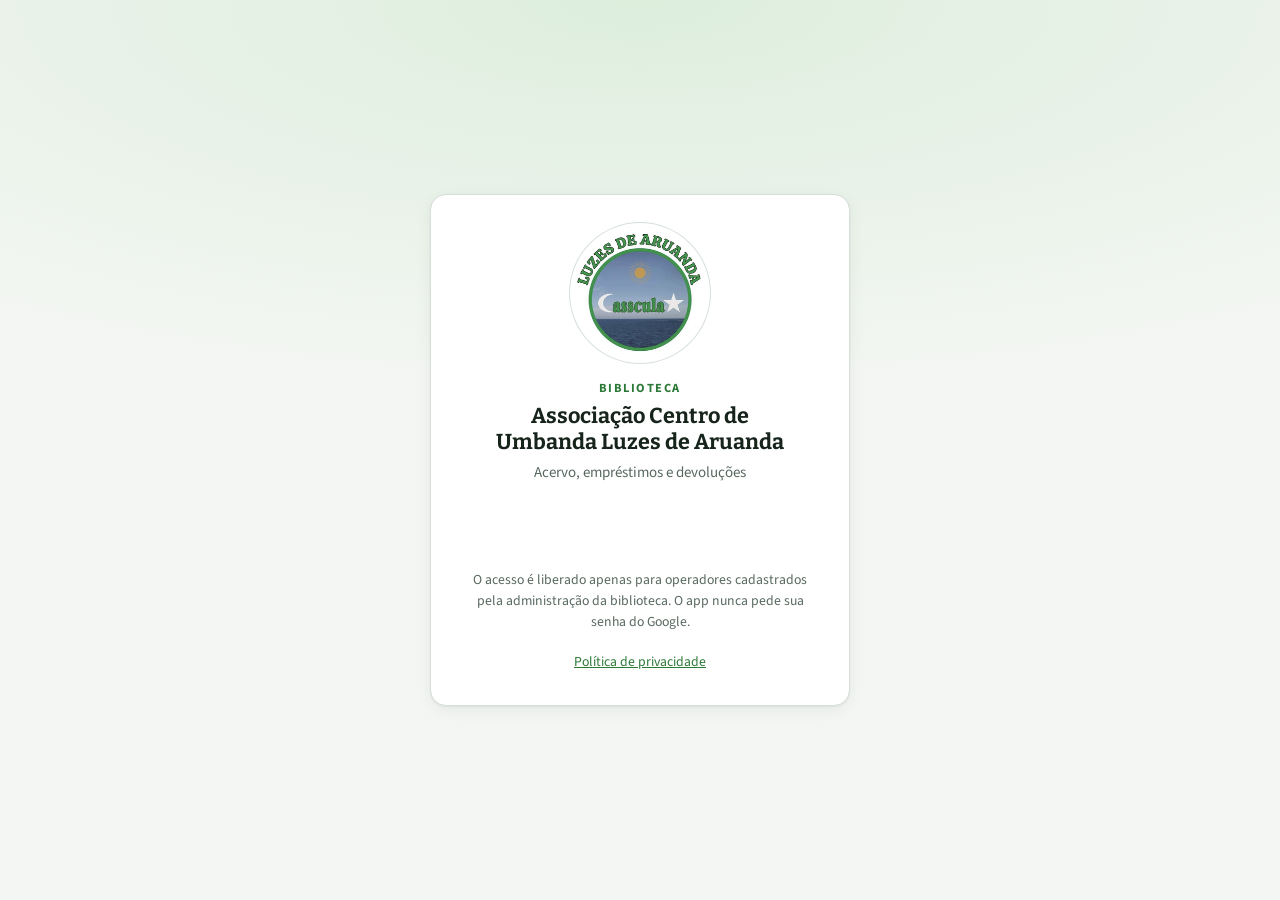
<file: index.html>
<!doctype html>
<html lang="pt-BR">
<head>
  <meta charset="utf-8">
  <meta name="viewport" content="width=device-width,initial-scale=1,viewport-fit=cover">
  <title>Biblioteca Luzes de Aruanda</title>
  <meta name="description" content="Acervo, empréstimos e devoluções da Biblioteca da Associação Centro de Umbanda Luzes de Aruanda.">
  <meta name="theme-color" content="#1C3557">
  <meta name="referrer" content="strict-origin-when-cross-origin">
  <link rel="manifest" href="manifest.webmanifest">
  <link rel="icon" href="icon-192.png" type="image/png">
  <link rel="apple-touch-icon" href="icon-192.png">
  <link rel="preconnect" href="https://fonts.googleapis.com">
  <link rel="preconnect" href="https://fonts.gstatic.com" crossorigin>
  <link rel="stylesheet" href="https://fonts.googleapis.com/css2?family=Bitter:wght@600;700&family=IBM+Plex+Mono:wght@500;600&family=Source+Sans+3:wght@400;600;700&display=swap">
  <link rel="stylesheet" href="styles.css">
  <script src="config.js"></script>
  <script src="https://accounts.google.com/gsi/client" async defer></script>
  <script src="app.js" defer></script>
</head>
<body>
  <div id="app"><div class="login"><div class="login-card"><div class="spinner" role="status" aria-label="Carregando"></div><p class="muted">Carregando…</p></div></div></div>
  <div id="modal-root"></div>
  <div class="toast-wrap" id="toasts" aria-live="polite"></div>
  <div class="busy" id="busy" hidden><div class="busy-box"><div class="spinner" aria-hidden="true"></div><span id="busy-msg">Salvando…</span></div></div>
  <div id="print-root"></div>
  <noscript><p style="padding:24px;font-family:sans-serif">Este sistema precisa de JavaScript ativado no navegador.</p></noscript>
</body>
</html>
</file>
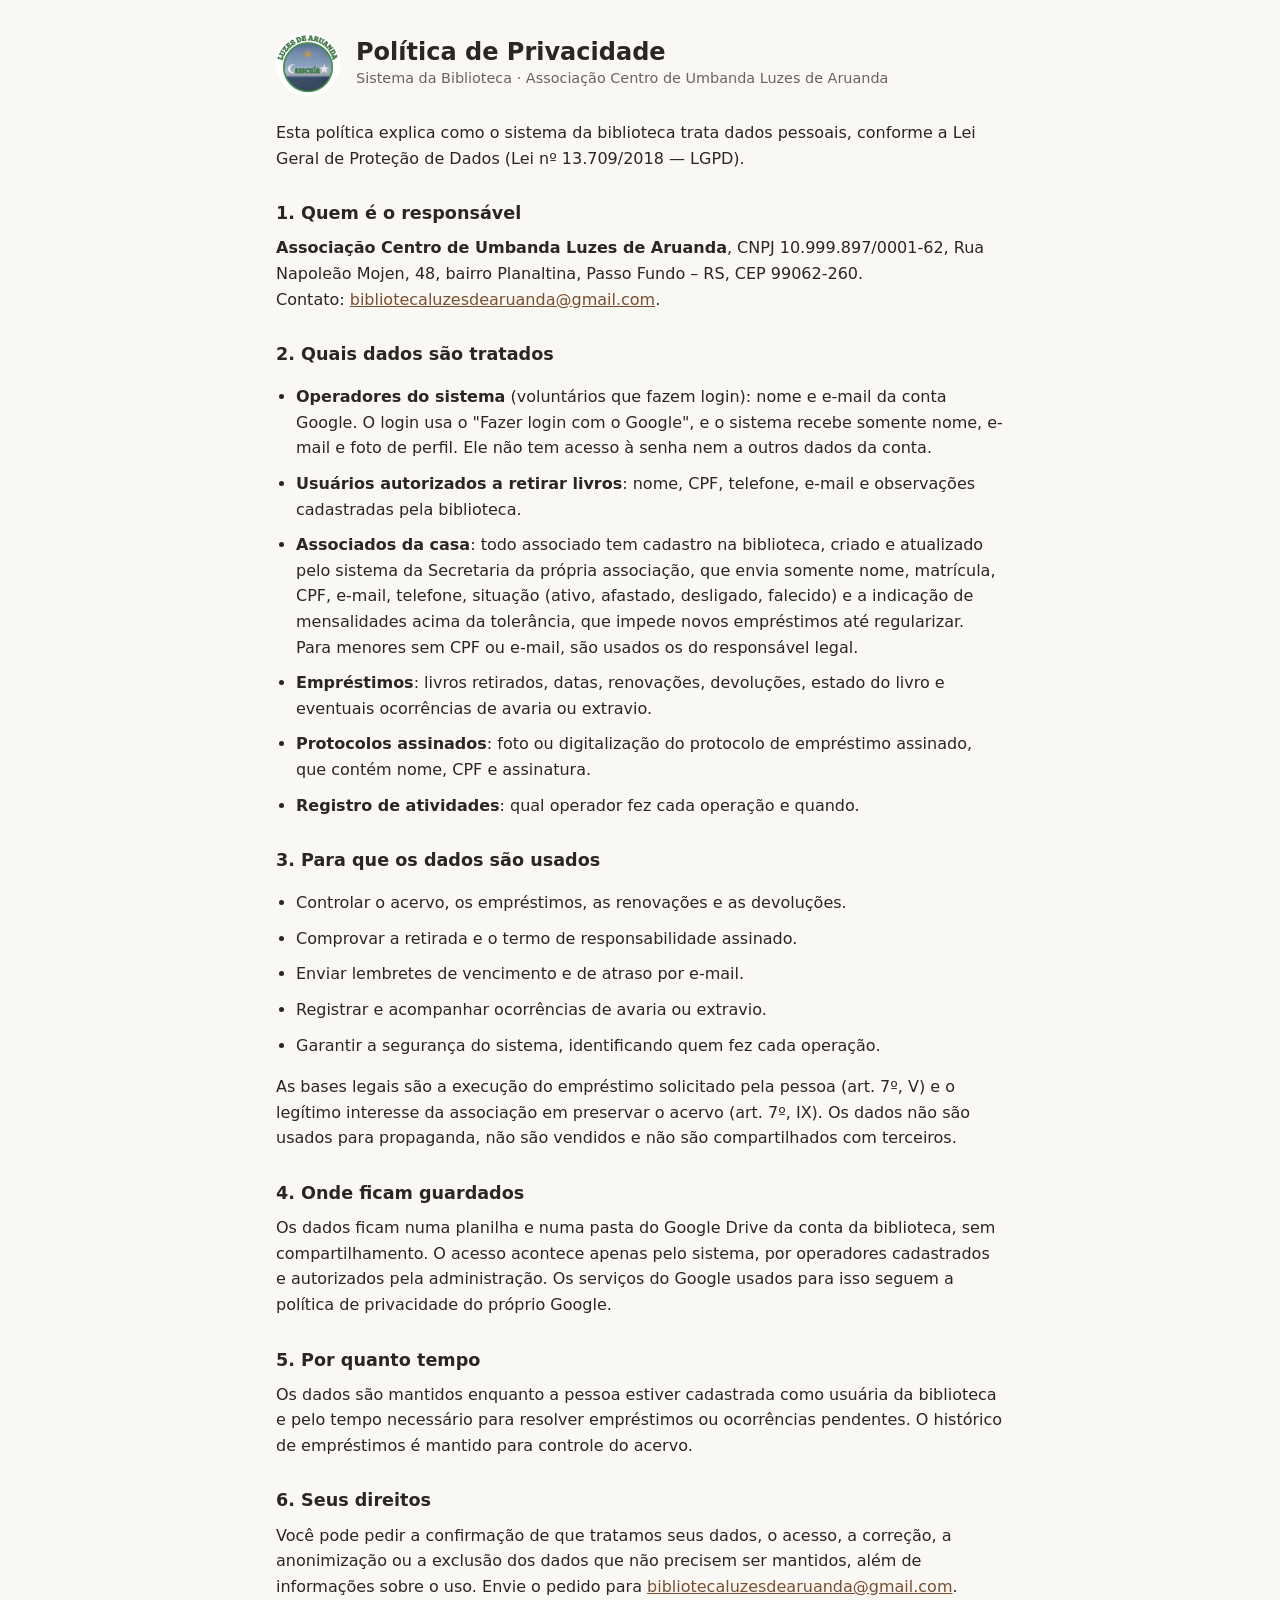
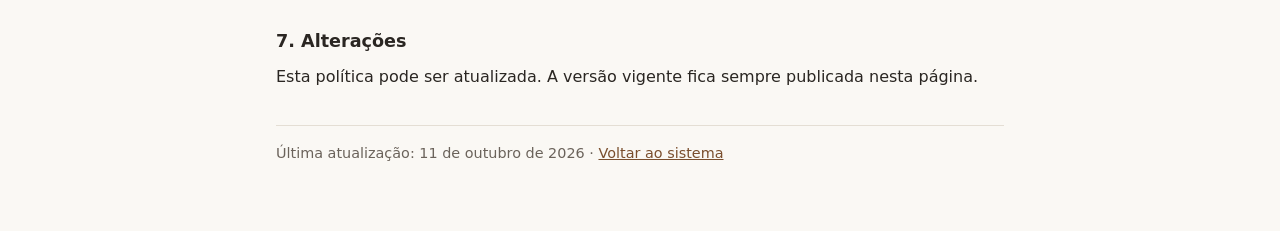
<file: privacidade.html>
<!doctype html>
<html lang="pt-BR">
<head>
<meta charset="utf-8">
<meta name="viewport" content="width=device-width, initial-scale=1">
<title>Política de Privacidade — Biblioteca Luzes de Aruanda</title>
<link rel="icon" href="icon-192.png">
<style>
  :root { --bg:#faf8f4; --fg:#2a2622; --muted:#6b635b; --line:#e4ded4; --accent:#7a4e2d; }
  @media (prefers-color-scheme: dark) { :root { --bg:#1d1b19; --fg:#ece7e0; --muted:#a9a097; --line:#3a3530; --accent:#d9a77c; } }
  * { box-sizing:border-box; }
  body { margin:0; background:var(--bg); color:var(--fg); font:16px/1.6 system-ui,-apple-system,"Segoe UI",Roboto,sans-serif; }
  main { max-width:760px; margin:0 auto; padding:32px 16px 56px; }
  header { display:flex; gap:16px; align-items:center; margin-bottom:24px; }
  header img { width:64px; height:64px; border-radius:50%; background:#fff; object-fit:contain; }
  h1 { font-size:1.5rem; line-height:1.25; margin:0; }
  h2 { font-size:1.1rem; margin:28px 0 8px; }
  p, li { margin:0 0 10px; }
  ul { padding-left:20px; }
  .muted { color:var(--muted); font-size:.9rem; }
  a { color:var(--accent); }
  footer { margin-top:36px; padding-top:16px; border-top:1px solid var(--line); }
</style>
</head>
<body>
<main>
  <header>
    <img src="logo.png" alt="Logo da Associação Centro de Umbanda Luzes de Aruanda">
    <div>
      <h1>Política de Privacidade</h1>
      <div class="muted">Sistema da Biblioteca · Associação Centro de Umbanda Luzes de Aruanda</div>
    </div>
  </header>

  <p>Esta política explica como o sistema da biblioteca trata dados pessoais, conforme a Lei Geral de Proteção de Dados (Lei nº 13.709/2018 — LGPD).</p>

  <h2>1. Quem é o responsável</h2>
  <p><b>Associação Centro de Umbanda Luzes de Aruanda</b>, CNPJ 10.999.897/0001-62, Rua Napoleão Mojen, 48, bairro Planaltina, Passo Fundo – RS, CEP 99062-260.<br>
  Contato: <a href="mailto:bibliotecaluzesdearuanda@gmail.com">bibliotecaluzesdearuanda@gmail.com</a>.</p>

  <h2>2. Quais dados são tratados</h2>
  <ul>
    <li><b>Operadores do sistema</b> (voluntários que fazem login): nome e e-mail da conta Google. O login usa o "Fazer login com o Google", e o sistema recebe somente nome, e-mail e foto de perfil. Ele não tem acesso à senha nem a outros dados da conta.</li>
    <li><b>Usuários autorizados a retirar livros</b>: nome, CPF, telefone, e-mail e observações cadastradas pela biblioteca.</li>
    <li><b>Associados da casa</b>: todo associado tem cadastro na biblioteca, criado e atualizado pelo sistema da Secretaria da própria associação, que envia somente nome, matrícula, CPF, e-mail, telefone, situação (ativo, afastado, desligado, falecido) e a indicação de mensalidades acima da tolerância, que impede novos empréstimos até regularizar. Para menores sem CPF ou e-mail, são usados os do responsável legal.</li>
    <li><b>Empréstimos</b>: livros retirados, datas, renovações, devoluções, estado do livro e eventuais ocorrências de avaria ou extravio.</li>
    <li><b>Protocolos assinados</b>: foto ou digitalização do protocolo de empréstimo assinado, que contém nome, CPF e assinatura.</li>
    <li><b>Registro de atividades</b>: qual operador fez cada operação e quando.</li>
  </ul>

  <h2>3. Para que os dados são usados</h2>
  <ul>
    <li>Controlar o acervo, os empréstimos, as renovações e as devoluções.</li>
    <li>Comprovar a retirada e o termo de responsabilidade assinado.</li>
    <li>Enviar lembretes de vencimento e de atraso por e-mail.</li>
    <li>Registrar e acompanhar ocorrências de avaria ou extravio.</li>
    <li>Garantir a segurança do sistema, identificando quem fez cada operação.</li>
  </ul>
  <p>As bases legais são a execução do empréstimo solicitado pela pessoa (art. 7º, V) e o legítimo interesse da associação em preservar o acervo (art. 7º, IX). Os dados não são usados para propaganda, não são vendidos e não são compartilhados com terceiros.</p>

  <h2>4. Onde ficam guardados</h2>
  <p>Os dados ficam numa planilha e numa pasta do Google Drive da conta da biblioteca, sem compartilhamento. O acesso acontece apenas pelo sistema, por operadores cadastrados e autorizados pela administração. Os serviços do Google usados para isso seguem a política de privacidade do próprio Google.</p>

  <h2>5. Por quanto tempo</h2>
  <p>Os dados são mantidos enquanto a pessoa estiver cadastrada como usuária da biblioteca e pelo tempo necessário para resolver empréstimos ou ocorrências pendentes. O histórico de empréstimos é mantido para controle do acervo.</p>

  <h2>6. Seus direitos</h2>
  <p>Você pode pedir a confirmação de que tratamos seus dados, o acesso, a correção, a anonimização ou a exclusão dos dados que não precisem ser mantidos, além de informações sobre o uso. Envie o pedido para <a href="mailto:bibliotecaluzesdearuanda@gmail.com">bibliotecaluzesdearuanda@gmail.com</a>.</p>

  <h2>7. Alterações</h2>
  <p>Esta política pode ser atualizada. A versão vigente fica sempre publicada nesta página.</p>

  <footer>
    <p class="muted">Última atualização: 11 de outubro de 2026 · <a href="./">Voltar ao sistema</a></p>
  </footer>
</main>
</body>
</html>
</file>
<file: styles.css>
/* Biblioteca Luzes de Aruanda — estilos */
/* Layout: barra lateral cor de mar (desktop) + navegação inferior (celular); conteúdo em superfícies claras com verde do logo como marca e dourado do sol como destaque */
:root{
  --bg:#F3F6F2; --surface:#FFFFFF; --surface-2:#EAF0EA; --line:#D6E0D7;
  --fg:#16241B; --muted:#58695F;
  --brand:#2D7A38; --brand-strong:#215E2A; --brand-soft:#DDEEDD; --on-brand:#FFFFFF;
  --sea:#1C3557; --sea-2:#24446C; --on-sea:#EAF1FA; --on-sea-muted:#A9BCD4;
  --sun:#C08623; --sun-soft:#F7ECD5;
  --ok:#2D7A38; --ok-soft:#DDEEDD;
  --info:#235D9C; --info-soft:#DDE9F6;
  --warn:#9A6400; --warn-soft:#FBEBC8;
  --bad:#B4332A; --bad-soft:#F8DEDA;
  --mute:#5F6B66; --mute-soft:#E6EAE7;
  --shadow:0 1px 2px rgba(22,36,27,.06),0 4px 16px rgba(22,36,27,.06);
  --f-display:"Bitter",Georgia,"Times New Roman",serif;
  --f-body:"Source Sans 3","Segoe UI",system-ui,-apple-system,sans-serif;
  --f-mono:"IBM Plex Mono",ui-monospace,"SFMono-Regular",Consolas,monospace;
  --r:10px;
}
@media (prefers-color-scheme: dark){:root:not([data-theme="light"]){
  --bg:#0F1712; --surface:#16211A; --surface-2:#1C2A21; --line:#2A3B30;
  --fg:#E4EDE6; --muted:#9BAEA2;
  --brand:#5FB56B; --brand-strong:#7CC886; --brand-soft:#1F3826; --on-brand:#0D1A10;
  --sea:#0C1828; --sea-2:#15263D; --on-sea:#E3ECF7; --on-sea-muted:#8FA5C0;
  --sun:#E3B252; --sun-soft:#3A2F17;
  --ok:#6CC278; --ok-soft:#1E3824;
  --info:#7DB0EA; --info-soft:#18293F;
  --warn:#EDBB55; --warn-soft:#3A2D10;
  --bad:#F28B80; --bad-soft:#3F1E1B;
  --mute:#A3B0AA; --mute-soft:#25302A;
  --shadow:0 1px 2px rgba(0,0,0,.3),0 4px 16px rgba(0,0,0,.25);
  color-scheme:dark;
}}
:root[data-theme="dark"]{
  --bg:#0F1712; --surface:#16211A; --surface-2:#1C2A21; --line:#2A3B30;
  --fg:#E4EDE6; --muted:#9BAEA2;
  --brand:#5FB56B; --brand-strong:#7CC886; --brand-soft:#1F3826; --on-brand:#0D1A10;
  --sea:#0C1828; --sea-2:#15263D; --on-sea:#E3ECF7; --on-sea-muted:#8FA5C0;
  --sun:#E3B252; --sun-soft:#3A2F17;
  --ok:#6CC278; --ok-soft:#1E3824;
  --info:#7DB0EA; --info-soft:#18293F;
  --warn:#EDBB55; --warn-soft:#3A2D10;
  --bad:#F28B80; --bad-soft:#3F1E1B;
  --mute:#A3B0AA; --mute-soft:#25302A;
  --shadow:0 1px 2px rgba(0,0,0,.3),0 4px 16px rgba(0,0,0,.25);
  color-scheme:dark;
}
*{box-sizing:border-box}
html,body{height:100%}
body{background:var(--bg);color:var(--fg);font-family:var(--f-body);font-size:15px;line-height:1.5}
h1,h2,h3{font-family:var(--f-display);line-height:1.2;margin:0;text-wrap:balance;font-weight:700}
h1{font-size:1.65rem}
h2{font-size:1.2rem}
h3{font-size:1.02rem}
p{margin:0}
a{color:var(--brand)}
button,input,select,textarea{font:inherit;color:inherit}
:focus-visible{outline:2px solid var(--sun);outline-offset:2px}
.mono{font-family:var(--f-mono);font-weight:500;letter-spacing:.02em}
.muted{color:var(--muted)}
.small{font-size:.86rem}
.num{font-variant-numeric:tabular-nums}
.sr{position:absolute;width:1px;height:1px;overflow:hidden;clip:rect(0 0 0 0)}


/* Botões */
.btn{display:inline-flex;align-items:center;justify-content:center;gap:8px;border:1px solid var(--line);background:var(--surface);border-radius:8px;padding:9px 14px;font-weight:600;cursor:pointer;min-height:40px;text-decoration:none;color:var(--fg);white-space:nowrap}
.btn:hover{background:var(--surface-2)}
.btn.primary{background:var(--brand);border-color:var(--brand);color:var(--on-brand)}
.btn.primary:hover{background:var(--brand-strong);border-color:var(--brand-strong)}
.btn.danger{color:var(--bad);border-color:var(--bad)}
.btn.danger:hover{background:var(--bad-soft)}
.btn.ghost{border-color:transparent;background:transparent}
.btn.ghost:hover{background:var(--surface-2)}
.btn.sm{min-height:32px;padding:5px 10px;font-size:.86rem}
.btn.lg{min-height:48px;padding:12px 20px;font-size:1rem}
.btn[disabled]{opacity:.5;cursor:not-allowed}
.btn svg{width:18px;height:18px;flex:none}
.icon-btn{border:0;background:transparent;cursor:pointer;padding:4px;border-radius:6px;color:var(--muted);display:inline-flex}
.icon-btn:hover{background:var(--surface-2);color:var(--fg)}
.icon-btn svg{width:16px;height:16px}

/* Login */
.login{min-height:100vh;min-height:100dvh;display:grid;place-items:center;padding:32px 16px;background:
  radial-gradient(120% 60% at 50% 0%,var(--brand-soft),transparent 70%),var(--bg)}
.login-card{width:100%;max-width:420px;background:var(--surface);border:1px solid var(--line);border-radius:16px;box-shadow:var(--shadow);padding:32px 28px;display:grid;gap:20px;text-align:center}
.logo-disc{width:132px;height:132px;border-radius:50%;background:#fff;margin:0 auto;display:grid;place-items:center;overflow:hidden;box-shadow:0 0 0 4px var(--surface),0 0 0 5px var(--line)}
.logo-disc img{width:100%;height:100%;object-fit:contain}
.login-card .eyebrow{font-size:.78rem;letter-spacing:.12em;text-transform:uppercase;color:var(--brand);font-weight:700}
.login-card h1{font-size:1.35rem}
.chooser{display:grid;gap:8px;text-align:left}
.chooser-label{font-size:.78rem;text-transform:uppercase;letter-spacing:.08em;color:var(--sun);font-weight:700}
.account{display:flex;gap:12px;align-items:center;border:1px solid var(--line);border-radius:10px;padding:10px 12px;background:var(--surface);cursor:pointer;text-align:left;width:100%}
.account:hover{background:var(--surface-2)}
.avatar{width:34px;height:34px;border-radius:50%;display:grid;place-items:center;font-weight:700;background:var(--sea);color:var(--on-sea);flex:none;font-size:.85rem}
.account .who{min-width:0;flex:1}
.account .who b{display:block;overflow:hidden;text-overflow:ellipsis}
.account .who span{font-size:.82rem;color:var(--muted);overflow-wrap:anywhere}
.spinner{width:28px;height:28px;border-radius:50%;border:3px solid var(--line);border-top-color:var(--brand);animation:spin .8s linear infinite;margin:0 auto}
@keyframes spin{to{transform:rotate(360deg)}}
@media (prefers-reduced-motion:reduce){.spinner{animation-duration:3s}}

/* Shell */
.shell{display:grid;grid-template-columns:252px minmax(0,1fr);min-height:100vh}
.side{background:var(--sea);color:var(--on-sea);display:flex;flex-direction:column;position:sticky;top:0;height:100vh;padding:20px 14px}
.side-brand{display:flex;gap:10px;align-items:center;padding:0 6px 18px;border-bottom:1px solid var(--sea-2)}
.side-brand .logo-sm{width:44px;height:44px;border-radius:50%;background:#fff;overflow:hidden;flex:none}
.side-brand .logo-sm img{width:100%;height:100%;object-fit:contain}
.side-brand b{font-family:var(--f-display);font-size:1rem;display:block;line-height:1.15}
.side-brand span{font-size:.78rem;color:var(--on-sea-muted)}
.nav{display:grid;gap:2px;padding:14px 0;flex:1;overflow:auto}
.nav-sec{font-size:.7rem;letter-spacing:.12em;text-transform:uppercase;color:var(--on-sea-muted);padding:12px 10px 4px}
.nav button{display:flex;gap:10px;align-items:center;width:100%;border:0;background:transparent;color:var(--on-sea);padding:9px 10px;border-radius:8px;cursor:pointer;text-align:left;font-weight:600}
.nav button:hover{background:var(--sea-2)}
.nav button[aria-current="page"]{background:var(--sea-2);box-shadow:inset 3px 0 0 var(--sun)}
.nav svg{width:18px;height:18px;flex:none;opacity:.9}
.nav .count{margin-left:auto;background:var(--bad);color:#fff;font-size:.72rem;border-radius:99px;padding:0 7px;font-variant-numeric:tabular-nums}
.side-user{border-top:1px solid var(--sea-2);padding:14px 6px 0;display:grid;gap:8px;font-size:.84rem}
.side-user .email{overflow-wrap:anywhere;color:var(--on-sea-muted)}
.side-user button{background:transparent;border:1px solid var(--sea-2);color:var(--on-sea);border-radius:8px;padding:6px 10px;cursor:pointer;font-weight:600}
.side-user button:hover{background:var(--sea-2)}
.role{display:inline-block;font-size:.7rem;font-weight:700;letter-spacing:.06em;text-transform:uppercase;padding:1px 8px;border-radius:99px;background:var(--sun);color:#1b1405}

.main{min-width:0}
.topbar{display:none}
.page{padding-inline:clamp(16px,3vw,36px);padding-block:24px 48px;max-width:1200px;display:grid;gap:22px}
.page-head{display:flex;gap:12px;align-items:flex-end;justify-content:space-between;flex-wrap:wrap}
.page-head .sub{color:var(--muted);margin-top:4px}
.back svg{width:18px;height:18px;flex:none}
.back{border:0;background:transparent;color:var(--brand);cursor:pointer;font-weight:600;padding:0;display:inline-flex;align-items:center;gap:4px;margin-bottom:6px}

/* Cartões e seções */
.panel{background:var(--surface);border:1px solid var(--line);border-radius:var(--r);padding:18px;display:grid;gap:14px;min-width:0}
.panel-head{display:flex;justify-content:space-between;align-items:center;gap:10px;flex-wrap:wrap}
.grid-2{display:grid;grid-template-columns:repeat(2,minmax(0,1fr));gap:18px}
.grid-3{display:grid;grid-template-columns:repeat(3,minmax(0,1fr));gap:18px}
.kpis{display:grid;grid-template-columns:repeat(auto-fit,minmax(150px,1fr));gap:12px}
.kpi{background:var(--surface);border:1px solid var(--line);border-radius:var(--r);padding:14px 16px;display:grid;gap:2px;text-align:left;cursor:default}
button.kpi{cursor:pointer;font:inherit;color:inherit}
button.kpi:hover{border-color:var(--brand)}
.kpi .k-label{font-size:.82rem;color:var(--muted);font-weight:600}
.kpi .k-val{font-family:var(--f-display);font-size:1.9rem;font-weight:700;font-variant-numeric:tabular-nums;line-height:1.1}
.kpi .k-note{font-size:.78rem;color:var(--muted)}
.kpi.warn{border-color:var(--warn);background:var(--warn-soft)}
.kpi.bad{border-color:var(--bad);background:var(--bad-soft)}
.kpi.warn .k-val{color:var(--warn)}
.kpi.bad .k-val{color:var(--bad)}
.quick{display:grid;grid-template-columns:repeat(4,minmax(0,1fr));gap:10px}
.quick .btn{min-height:52px;justify-content:flex-start}

/* Pílulas de status */
.pill{display:inline-flex;align-items:center;gap:6px;font-size:.8rem;font-weight:700;padding:2px 10px;border-radius:99px;white-space:nowrap;border:1px solid transparent}
.pill::before{content:"";width:7px;height:7px;border-radius:50%;background:currentColor;flex:none}
.pill.ok{background:var(--ok-soft);color:var(--ok)}
.pill.info{background:var(--info-soft);color:var(--info)}
.pill.warn{background:var(--warn-soft);color:var(--warn)}
.pill.bad{background:var(--bad-soft);color:var(--bad)}
.pill.bad::before{border-radius:1px;transform:rotate(45deg)}
.pill.mute{background:var(--mute-soft);color:var(--mute)}
.pill.mute::before{background:transparent;border:1.5px solid currentColor}
.chip{display:inline-flex;align-items:center;font-size:.78rem;font-weight:600;padding:1px 8px;border-radius:6px;background:var(--surface-2);color:var(--muted);border:1px solid var(--line)}

/* Filtros */
.toolbar{display:flex;gap:10px;flex-wrap:wrap;align-items:center}
.search{flex:1 1 260px;position:relative;min-width:0}
.search input{width:100%;padding:10px 12px 10px 38px;border:1px solid var(--line);border-radius:8px;background:var(--surface);min-height:42px}
.search svg{position:absolute;left:12px;top:50%;transform:translateY(-50%);width:18px;height:18px;color:var(--muted)}
.seg{display:flex;gap:6px;flex-wrap:wrap}
.seg button{border:1px solid var(--line);background:var(--surface);border-radius:99px;padding:5px 12px;cursor:pointer;font-weight:600;font-size:.86rem;color:var(--muted)}
.seg button[aria-pressed="true"]{background:var(--sea);color:var(--on-sea);border-color:var(--sea)}
.seg .n{font-variant-numeric:tabular-nums;opacity:.8;margin-left:4px}

/* Tabelas */
.table-wrap{overflow-x:auto;border:1px solid var(--line);border-radius:var(--r);background:var(--surface)}
table{width:100%;border-collapse:collapse;font-size:.92rem}
th{text-align:left;font-size:.76rem;text-transform:uppercase;letter-spacing:.06em;color:var(--muted);font-weight:700;padding:10px 12px;background:var(--surface-2);border-bottom:1px solid var(--line);white-space:nowrap}
td{padding:10px 12px;border-bottom:1px solid var(--line);vertical-align:middle}
tr:last-child td{border-bottom:0}
tbody tr.click{cursor:pointer}
tbody tr.click:hover td{background:var(--surface-2)}
td .t{font-weight:600}
td .s{font-size:.82rem;color:var(--muted)}
td .s.mono,.hash{white-space:nowrap}
.steps .inline .btn{padding-inline:12px}
td.actions{text-align:right;white-space:nowrap}
td.actions .btn+.btn{margin-left:6px}
.empty{padding:28px 16px;text-align:center;color:var(--muted)}
.pager{display:flex;justify-content:space-between;align-items:center;gap:10px;flex-wrap:wrap;font-size:.88rem;color:var(--muted)}

/* Formulários */
.form{display:grid;gap:16px}
.fields{display:grid;grid-template-columns:repeat(2,minmax(0,1fr));gap:14px 16px}
.field{display:grid;gap:5px;min-width:0}
.field.full{grid-column:1/-1}
.field label{font-weight:600;font-size:.9rem}
.field label .req{color:var(--bad)}
.field .hint{font-size:.8rem;color:var(--muted)}
.field input,.field select,.field textarea{width:100%;padding:9px 11px;border:1px solid var(--line);border-radius:8px;background:var(--surface);min-height:42px}
.field input[readonly]{background:var(--surface-2)}
.field textarea{min-height:72px;resize:vertical}
.field input:disabled{background:var(--surface-2);color:var(--muted)}
.field.err input,.field.err select{border-color:var(--bad)}
.field .msg{font-size:.82rem;color:var(--bad);font-weight:600}
.inline{display:flex;gap:8px;align-items:stretch}
.inline > input{flex:1;min-width:0}
.check{display:flex;gap:8px;align-items:center;font-weight:600;font-size:.9rem;cursor:pointer}
.check input{width:18px;height:18px;accent-color:var(--brand)}
.form-actions{display:flex;gap:10px;flex-wrap:wrap;justify-content:flex-end}
fieldset{border:0;padding:0;margin:0;display:grid;gap:14px;min-width:0}
legend{font-family:var(--f-display);font-weight:700;font-size:1.02rem;margin-bottom:4px;padding:0}

/* Avisos */
.note{border:1px solid var(--line);background:var(--surface-2);border-radius:8px;padding:10px 12px;font-size:.9rem;display:grid;gap:4px}
.note.ok{border-color:var(--ok);background:var(--ok-soft)}
.note.warn{border-color:var(--warn);background:var(--warn-soft)}
.note.bad{border-color:var(--bad);background:var(--bad-soft)}
.note.info{border-color:var(--info);background:var(--info-soft)}
.note ul{margin:2px 0 0;padding-left:18px}
.note b{font-weight:700}

/* Ficha (rótulo/valor) */
.facts{display:grid;grid-template-columns:repeat(auto-fit,minmax(160px,1fr));gap:12px 18px}
.facts div{display:grid;gap:1px;min-width:0}
.facts dt{font-size:.76rem;text-transform:uppercase;letter-spacing:.06em;color:var(--muted);font-weight:700}
.facts dd{margin:0;font-weight:600;overflow-wrap:anywhere}

/* Hash */
.hash{display:inline-flex;align-items:center;gap:4px;font-family:var(--f-mono);font-weight:600;letter-spacing:.03em;white-space:nowrap}
.hash-list{display:grid;gap:8px}
.hash-row{display:flex;gap:10px;align-items:center;justify-content:space-between;border:1px dashed var(--brand);background:var(--brand-soft);border-radius:8px;padding:10px 12px;flex-wrap:wrap}
.hash-row .hash{font-size:1.05rem}

/* Passos do empréstimo */
.steps{display:grid;grid-template-columns:repeat(3,minmax(0,1fr));gap:16px;align-items:start}
.step-n{width:26px;height:26px;border-radius:50%;background:var(--sea);color:var(--on-sea);display:inline-grid;place-items:center;font-weight:700;font-size:.85rem;margin-right:8px;flex:none}
.step-n.done{background:var(--brand);color:var(--on-brand)}
.step-title{display:flex;align-items:center}
.result{border-radius:8px;border:1px solid var(--line);padding:12px;display:grid;gap:6px;background:var(--surface-2)}
.result .big{font-weight:700;font-size:1.02rem}

/* Etiquetas */
.labels-layout{display:grid;grid-template-columns:minmax(0,1fr) minmax(0,1.05fr);gap:18px;align-items:start}
.pick-list{max-height:420px;overflow:auto;border:1px solid var(--line);border-radius:8px}
.pick{display:flex;gap:10px;align-items:center;padding:8px 12px;border-bottom:1px solid var(--line);cursor:pointer}
.pick:last-child{border-bottom:0}
.pick:hover{background:var(--surface-2)}
.pick input{width:18px;height:18px;accent-color:var(--brand);flex:none}
.pick .pi{min-width:0;flex:1}
.pick .pi b{display:block;font-size:.9rem;overflow:hidden;text-overflow:ellipsis;white-space:nowrap}
.sheet-wrap{overflow-x:auto}
.sheet{background:#fff;color:#111;aspect-ratio:210/297;width:100%;max-width:520px;margin:0 auto;box-shadow:var(--shadow);border:1px solid var(--line);padding:3.5% 2.5%;display:grid;gap:0.6% 1.2%}
.lbl{border:1px dashed #c8cfca;border-radius:3px;padding:3% 5%;display:flex;flex-direction:column;justify-content:center;overflow:hidden;min-width:0;min-height:0}
.lbl.used{background:repeating-linear-gradient(45deg,#f2f2f2 0 4px,#fff 4px 8px)}
.lbl .l1{font-size:clamp(4px,1.1vw,7px);color:#2D7A38;font-weight:700;text-transform:uppercase;letter-spacing:.05em;white-space:nowrap;overflow:hidden;text-overflow:ellipsis}
.lbl .l2{font-size:clamp(5px,1.3vw,8.5px);font-weight:600;white-space:nowrap;overflow:hidden;text-overflow:ellipsis}
.lbl .l3{font-family:var(--f-mono);font-weight:600;font-size:clamp(6px,1.9vw,13px);letter-spacing:.02em;white-space:nowrap;margin-block:1px}

.termo{border:1px solid var(--warn);background:var(--warn-soft);border-radius:8px;padding:12px;display:grid;gap:8px;font-size:.9rem}
.termo p{margin:0;line-height:1.45}
.termo .check{font-size:.92rem}


/* Protocolo */
.prot-steps{list-style:none;margin:0;padding:0;display:flex;gap:8px 20px;flex-wrap:wrap}
.prot-steps li{display:flex;align-items:center;font-weight:600;color:var(--muted)}
.prot-steps li.cur{color:var(--fg)}
.prot-steps li.done{color:var(--brand)}
.prot-layout{display:grid;grid-template-columns:minmax(0,1.45fr) minmax(0,1fr);gap:18px;align-items:start}
.prot-side{position:sticky;top:16px}
.doc-wrap{overflow-x:auto;background:var(--surface-2);border-radius:8px;padding:14px}
.doc{background:#fff;color:#1a1a1a;box-shadow:0 1px 3px rgba(0,0,0,.15);padding:28px 30px;font-size:12.5px;line-height:1.45;display:grid;gap:8px;max-width:720px;min-width:300px;margin:0 auto;font-family:var(--f-body)}
.doc-h{display:flex;gap:12px;align-items:center;border-bottom:2px solid #2D7A38;padding-bottom:10px}
.doc-h img{width:52px;height:52px;border-radius:50%;flex:none}
.doc-h b{font-family:var(--f-display);font-size:14px;display:block;line-height:1.25}
.doc-h .doc-info{display:block;font-style:normal;font-size:10.5px;color:#555;line-height:1.35}
.doc-h span{display:block;margin-top:3px;font-size:11px;text-transform:uppercase;letter-spacing:.08em;color:#2D7A38;font-weight:700}
.doc-n{margin-left:auto;text-align:right;font-family:var(--f-mono);font-size:11px;flex:none}
.doc h4{margin:8px 0 0;font-size:10.5px;text-transform:uppercase;letter-spacing:.08em;color:#555;font-family:var(--f-body)}
.doc-t{width:100%;border-collapse:collapse}
.doc .doc-t tr > th,.doc .doc-t tr > td{border:1px solid #cfd6d1;padding:4px 8px;text-align:left;background:#fff;color:#1a1a1a;text-transform:none;letter-spacing:0;font-size:12px;white-space:normal;vertical-align:top}
.doc .doc-t tr > th{background:#f2f5f2;width:32%;font-weight:700;color:#444}
.doc-termo{border:1px solid #cfd6d1;padding:8px 10px;background:#fbfbf8;margin:0}
.doc-sign{display:grid;grid-template-columns:1fr 1fr;gap:28px;margin-top:34px;text-align:center;font-size:11.5px}
.doc-sign .line{display:block;border-top:1px solid #222;margin-bottom:4px}
.doc-place{margin-top:10px;font-size:11.5px}
.doc footer{font-size:10.5px;color:#666;border-top:1px dashed #cfd6d1;padding-top:6px;margin-top:4px}
.drop{border:2px dashed var(--line);border-radius:10px;padding:20px 14px;display:grid;gap:4px;justify-items:center;text-align:center;cursor:pointer;background:var(--surface-2)}
.drop:hover,.drop:focus-within{border-color:var(--brand)}
.drop svg{width:28px;height:28px;color:var(--brand)}
.attach{display:flex;gap:12px;align-items:center;border:1px solid var(--ok);background:var(--ok-soft);border-radius:10px;padding:10px}
.attach img{width:84px;height:110px;object-fit:cover;border-radius:4px;border:1px solid var(--line);background:#fff;flex:none}
.attach .pdf-ic{width:84px;height:110px;border-radius:4px;background:var(--surface);border:1px solid var(--line);display:grid;place-items:center;font-weight:700;color:var(--bad);font-family:var(--f-mono);flex:none}
.attach-i{display:grid;gap:2px;min-width:0}
.attach-i b{overflow-wrap:anywhere}
.attach-i .btn{justify-self:start}
@media (max-width:1080px){.prot-layout{grid-template-columns:minmax(0,1fr)}.prot-side{position:static;order:-1}}
@media (max-width:720px){.doc{padding:18px 16px}.doc-wrap{padding:8px}.doc-h{flex-wrap:wrap}.doc-h > div:nth-child(2){flex:1 1 180px}.doc-n{margin-left:0;text-align:left;flex-basis:100%}}


/* Auditoria */
.aud-prog{display:flex;gap:12px;align-items:center}
.aud-prog .bar{flex:1;height:10px;border-radius:99px;background:var(--surface-2);border:1px solid var(--line);overflow:hidden}
.aud-prog .bar span{display:block;height:100%;background:var(--brand);border-radius:99px;transition:width .3s}
.gen-pick{display:grid;grid-template-columns:repeat(auto-fill,minmax(230px,1fr));gap:8px 16px}
.gen-pick .check{font-weight:600}
tr.row-bad td{background:var(--bad-soft)}
.doc .doc-list thead th{background:#e9eee9;font-size:10.5px;text-transform:uppercase;letter-spacing:.04em;width:auto;white-space:nowrap}
.doc .doc-list tr > th,.doc .doc-list tr > td{width:auto;font-size:11px}
.doc .doc-list td.ck,.doc .doc-list td.mono{white-space:nowrap}
@media (prefers-reduced-motion:reduce){.aud-prog .bar span{transition:none}}

/* E-mail */
.mail{border:1px solid var(--line);border-radius:10px;overflow:hidden;background:var(--surface)}
.mail-head{background:var(--surface-2);padding:12px 14px;display:grid;gap:2px;font-size:.88rem;border-bottom:1px solid var(--line)}
.mail-head b{font-weight:700}
.mail-body{padding:16px;display:grid;gap:10px;font-size:.94rem}
.mail-body h4{margin:6px 0 0;font-size:.95rem;font-family:var(--f-display)}
.mail-body ul{margin:0;padding-left:18px;display:grid;gap:4px}
.tabs{display:flex;gap:6px;flex-wrap:wrap}

/* Modal e toast */
.overlay{position:fixed;inset:0;background:rgba(10,20,14,.5);display:grid;place-items:center;padding:16px;z-index:50}
.modal{background:var(--surface);border-radius:14px;max-width:520px;width:100%;max-height:calc(100% - 32px);overflow:auto;padding:22px;display:grid;gap:14px;box-shadow:0 20px 60px rgba(0,0,0,.3);border:1px solid var(--line)}
.modal-actions{display:flex;gap:10px;justify-content:flex-end;flex-wrap:wrap}
.toast-wrap{position:fixed;left:50%;transform:translateX(-50%);bottom:calc(20px + env(safe-area-inset-bottom,0px));z-index:60;display:grid;gap:8px;width:min(440px,calc(100% - 32px))}
.toast{background:var(--sea);color:var(--on-sea);padding:12px 16px;border-radius:10px;box-shadow:var(--shadow);font-weight:600;font-size:.92rem;border-left:4px solid var(--sun)}
.toast.ok{border-left-color:var(--ok)}
.toast.bad{border-left-color:var(--bad)}

/* Navegação inferior (celular) */
.bottom-nav{display:none}
.sheet-menu{position:fixed;inset:auto 0 0 0;background:var(--surface);border-radius:16px 16px 0 0;padding:16px 16px calc(16px + env(safe-area-inset-bottom,0px));z-index:55;display:grid;gap:4px;box-shadow:0 -10px 40px rgba(0,0,0,.25)}
.sheet-menu button{display:flex;gap:12px;align-items:center;border:0;background:transparent;padding:12px;border-radius:10px;font-weight:600;cursor:pointer;text-align:left}
.sheet-menu button:hover{background:var(--surface-2)}
.sheet-menu svg{width:20px;height:20px;color:var(--brand)}

@media (max-width:1080px){
  .steps{grid-template-columns:1fr}
  .labels-layout{grid-template-columns:1fr}
  .quick{grid-template-columns:repeat(2,minmax(0,1fr))}
}
@media (max-width:900px){
  .shell{grid-template-columns:minmax(0,1fr)}
  .side{display:none}
  .topbar{display:flex;align-items:center;gap:10px;padding:10px 16px;background:var(--sea);color:var(--on-sea);position:sticky;top:env(safe-area-inset-top,0px);z-index:20}
  .topbar .logo-sm{width:34px;height:34px;border-radius:50%;background:#fff;overflow:hidden;flex:none}
  .topbar .logo-sm img{width:100%;height:100%;object-fit:contain}
  .topbar b{font-family:var(--f-display);font-size:.98rem;line-height:1.1;flex:1;min-width:0}
  .topbar .role{flex:none}
  .page{padding-block:18px 110px}
  .bottom-nav{display:grid;grid-template-columns:repeat(5,1fr);position:fixed;left:0;right:0;bottom:0;background:var(--surface);border-top:1px solid var(--line);padding:6px 4px calc(6px + env(safe-area-inset-bottom,0px));z-index:30}
  .bottom-nav button{border:0;background:transparent;display:grid;justify-items:center;gap:2px;font-size:.7rem;font-weight:700;color:var(--muted);padding:4px 2px;cursor:pointer;position:relative}
  .bottom-nav button svg{width:22px;height:22px}
  .bottom-nav button[aria-current="page"]{color:var(--brand)}
  .bottom-nav .main-act span.ic{width:44px;height:44px;margin-top:-18px;border-radius:50%;background:var(--brand);color:var(--on-brand);display:grid;place-items:center;box-shadow:var(--shadow)}
  .bottom-nav .dot{position:absolute;top:2px;right:calc(50% - 18px);background:var(--bad);color:#fff;border-radius:99px;font-size:.62rem;padding:0 5px;font-variant-numeric:tabular-nums}
  .grid-2,.grid-3{grid-template-columns:minmax(0,1fr)}
}
@media (max-width:720px){
  h1{font-size:1.4rem}
  .fields{grid-template-columns:minmax(0,1fr)}
  .table-wrap.cards{border:0;background:transparent;overflow:visible}
  .cards table,.cards tbody,.cards tr,.cards td{display:block;width:100%}
  .cards thead{display:none}
  .cards tr{background:var(--surface);border:1px solid var(--line);border-radius:var(--r);margin-bottom:10px;padding:6px 0}
  .cards td{border:0;padding:6px 14px;display:grid;grid-template-columns:auto minmax(0,1fr);column-gap:12px;row-gap:2px;text-align:right;align-items:start}
  .cards td::before{content:attr(data-label);font-size:.74rem;text-transform:uppercase;letter-spacing:.06em;color:var(--muted);font-weight:700;text-align:left;grid-row:1/span 6;padding-top:2px}
  .cards td:not(.lead):not(.actions) > *{grid-column:2;justify-self:end}
  .cards td.lead{padding-top:8px}
  .cards td.actions{display:flex;justify-content:flex-end;flex-wrap:wrap;gap:6px;padding-top:10px}
  .cards td.actions::before{display:none}
  .cards td.actions .btn+.btn{margin-left:0}
  .cards td.lead{text-align:left;display:block}
  .cards td.lead::before{display:none}
  .form-actions .btn{flex:1}
  .quick .btn{font-size:.9rem}
}

:root{color-scheme:light}
body{margin:0}
img{max-width:100%}
[hidden]{display:none!important}
/* Leitor de código de barras */
.scan-cta{justify-self:start;margin-top:4px}
.scan-box{position:relative;background:#000;border-radius:12px;overflow:hidden;aspect-ratio:4/3;max-height:55vh;width:100%}
.scan-box video{width:100%;height:100%;object-fit:cover;display:block}
.scan-frame{position:absolute;left:8%;right:8%;top:28%;bottom:28%;border:2px solid rgba(255,255,255,.9);border-radius:10px;box-shadow:0 0 0 999px rgba(0,0,0,.35);pointer-events:none}
.scan-line{position:absolute;left:6px;right:6px;top:50%;height:2px;background:#e53935;box-shadow:0 0 8px #e53935;animation:scan-l 1.6s ease-in-out infinite}
@keyframes scan-l{0%,100%{top:12%}50%{top:88%}}
@media (prefers-reduced-motion:reduce){.scan-line{animation:none}}
.scan-status{position:absolute;left:0;right:0;bottom:0;padding:8px 12px;background:rgba(0,0,0,.65);color:#fff;font-size:.86rem;line-height:1.35;text-align:center}
.scan-status.err{background:rgba(150,28,28,.9)}
#scan-man{padding:9px 11px;border:1px solid var(--line);border-radius:8px;background:var(--surface);color:var(--fg);min-height:42px;font:inherit}
.scan-tools{display:flex;justify-content:flex-end;gap:8px;margin-top:-6px}
.scan-tools:has(> [hidden]:only-child){display:none}
@media (max-width:720px){.scan-cta{justify-self:stretch;width:100%}}
.g-btn{min-height:46px;display:flex;justify-content:center;color-scheme:light}
.g-btn iframe{clip-path:inset(2px 10px round 20px)}
.busy{position:fixed;inset:0;background:rgba(10,20,14,.35);display:grid;place-items:center;z-index:90}
.busy-box{background:var(--surface);color:var(--fg);border:1px solid var(--line);border-radius:12px;padding:16px 22px;display:flex;gap:12px;align-items:center;box-shadow:var(--shadow);font-weight:600}
.busy-box .spinner{margin:0;width:22px;height:22px}
a.btn{text-decoration:none}
#print-root{display:none}
@page{size:A4;margin:12mm}
@page etiquetas{size:A4;margin:0}
@media print{
  body.printing > *:not(#print-root){display:none!important}
  body.printing{background:#fff!important}
  body.printing #print-root{display:block}
  #print-root.doc-print .doc{box-shadow:none;border:0;max-width:none;width:auto;padding:0;margin:0;font-size:11pt;min-width:0}
  #print-root .doc-list tr{break-inside:avoid}
  #print-root.labels-print{page:etiquetas}
  .lbl-page{display:grid;width:210mm;height:297mm;box-sizing:border-box;break-after:page;overflow:hidden;align-content:start}
  .lbl-page:last-child{break-after:auto}
  .lbl-p{display:flex;flex-direction:column;justify-content:center;padding:1mm 3mm;overflow:hidden;color:#111;font-family:"Source Sans 3","Segoe UI",Arial,sans-serif}
  .lbl-p .l1{font-size:6pt;color:#2D7A38;font-weight:700;text-transform:uppercase;letter-spacing:.04em;white-space:nowrap;overflow:hidden}
  .lbl-p .l3{font-family:"IBM Plex Mono",Consolas,monospace;font-weight:600;font-size:13pt;white-space:nowrap;margin:.5mm 0}
  .lbl-p .l2{font-size:7pt;white-space:nowrap;overflow:hidden;text-overflow:ellipsis}
}

td .pill{white-space:normal;text-align:left}
</file>
